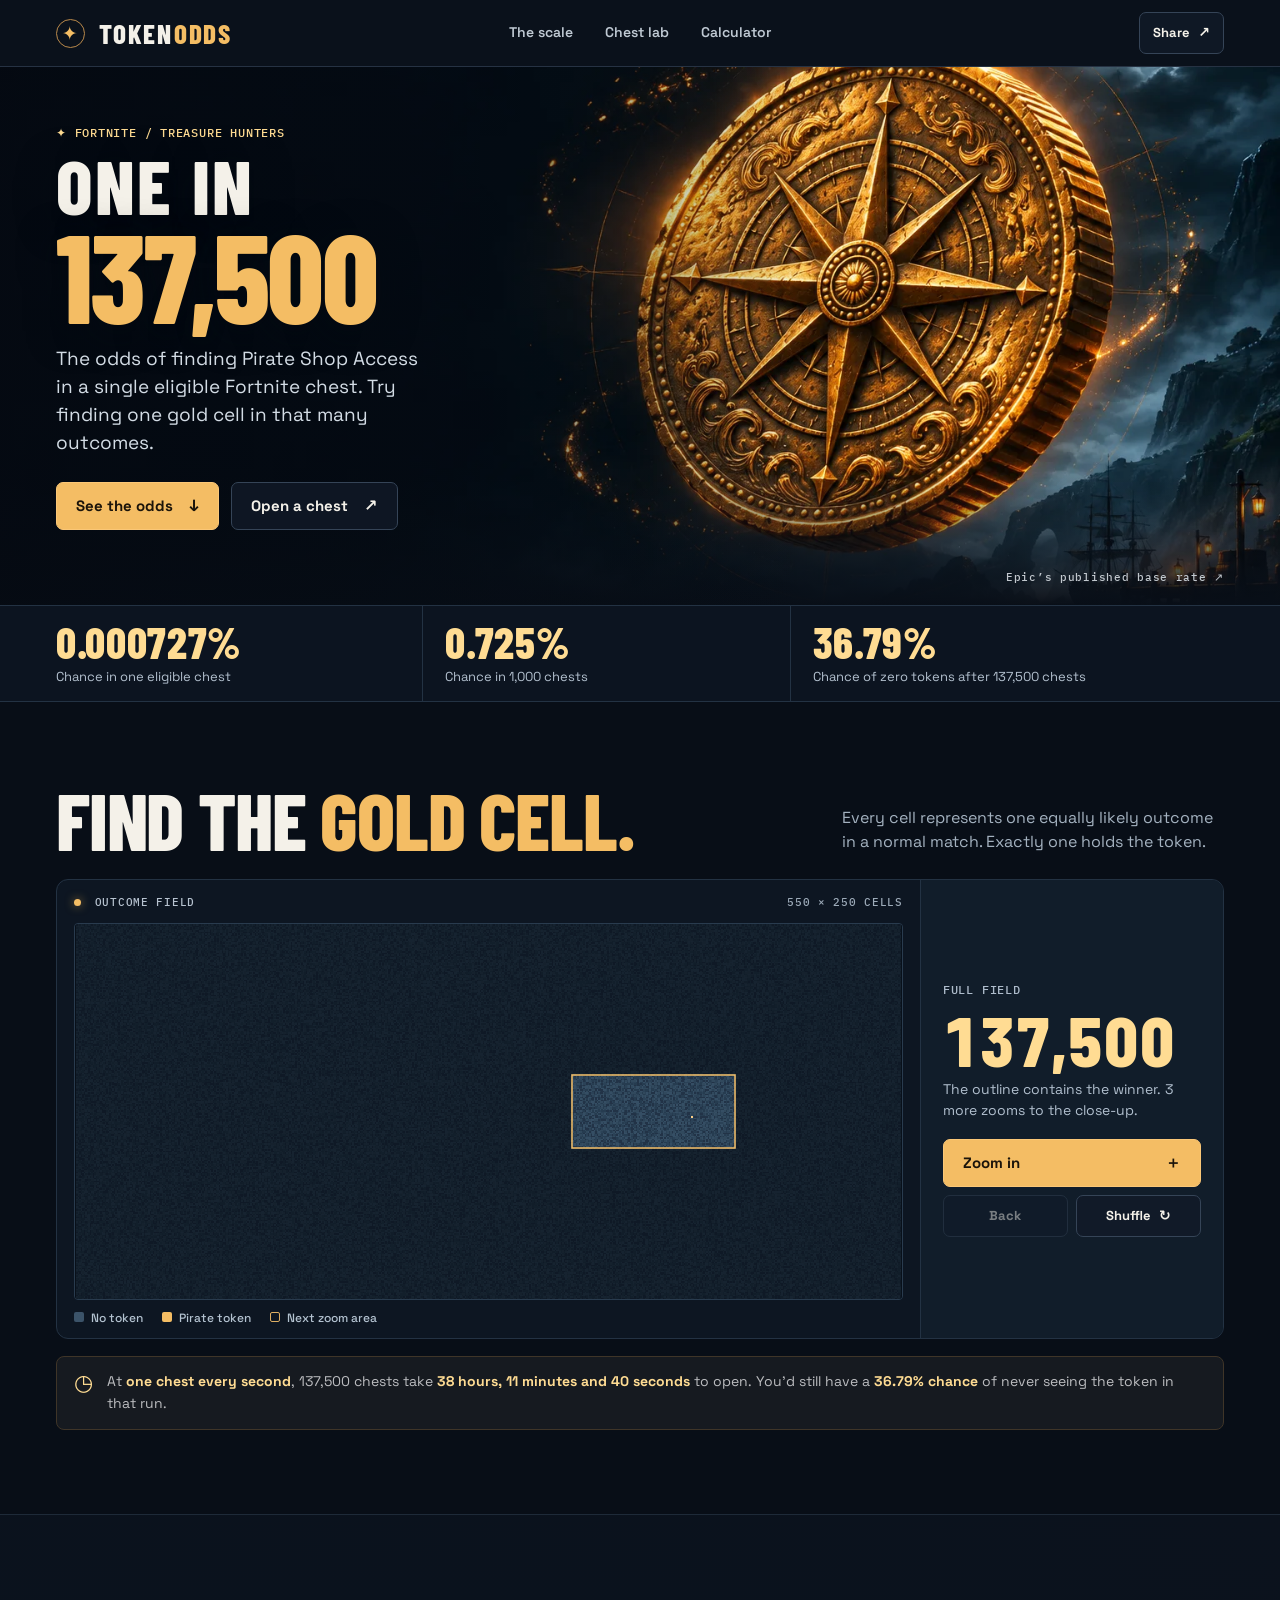
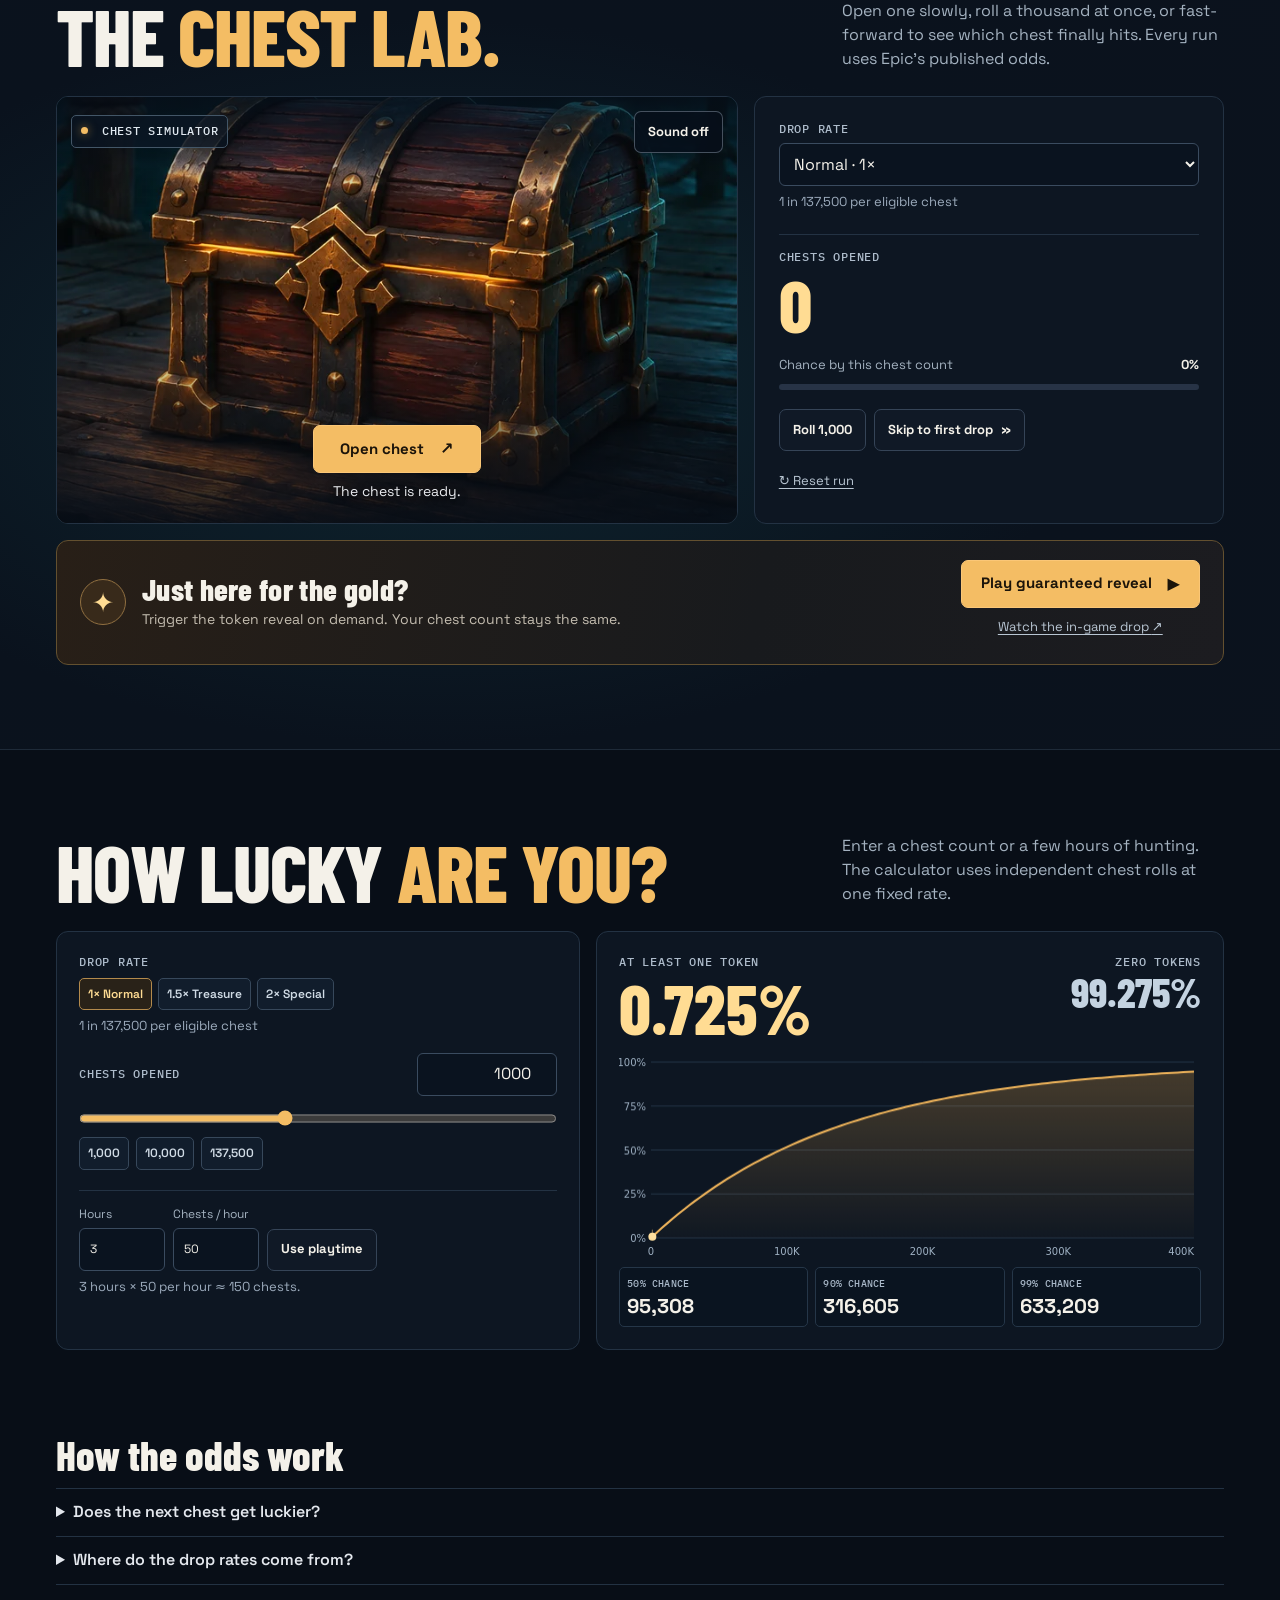
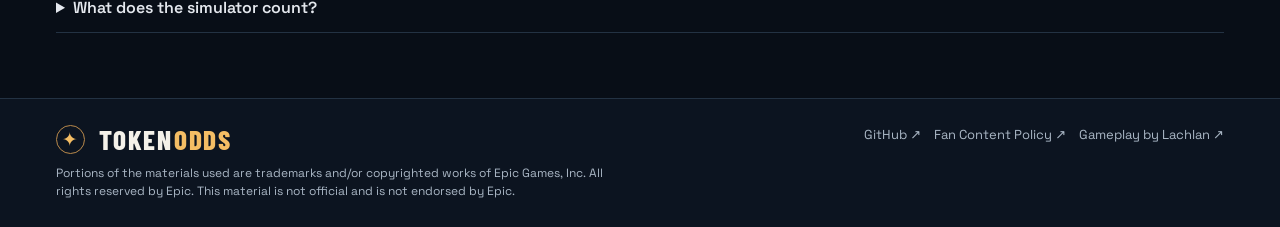
<file: public/index.html>
<!doctype html>
<html lang="en">
<head>
  <meta charset="utf-8">
  <meta name="viewport" content="width=device-width, initial-scale=1">
  <meta name="theme-color" content="#080e17">
  <meta name="description" content="Make Fortnite’s 1-in-137,500 Pirate Shop Access odds tangible. Find the gold cell, open chests at the real odds, and replay the reveal.">
  <meta property="og:type" content="website">
  <meta property="og:title" content="One in 137,500 • Fortnite Pirate Token Odds">
  <meta property="og:description" content="Find one gold cell in a sea of 137,500. Then try opening chests at the real odds.">
  <meta property="og:url" content="https://fortnite-token-odds.pages.dev/">
  <meta property="og:image" content="https://fortnite-token-odds.pages.dev/assets/share.jpg">
  <meta property="og:image:width" content="1200">
  <meta property="og:image:height" content="630">
  <meta property="og:image:alt" content="One in 137,500, with a gold compass coin over a midnight harbor">
  <meta name="twitter:card" content="summary_large_image">
  <meta name="twitter:title" content="One in 137,500 • Fortnite Pirate Token Odds">
  <meta name="twitter:description" content="Find one gold cell in a sea of 137,500. Then try opening chests at the real odds.">
  <meta name="twitter:image" content="https://fortnite-token-odds.pages.dev/assets/share.jpg">
  <meta name="twitter:image:alt" content="One in 137,500, with a gold compass coin over a midnight harbor">
  <link rel="canonical" href="https://fortnite-token-odds.pages.dev/">
  <link rel="icon" href="assets/compass.png">
  <link rel="preload" href="assets/display.woff2" as="font" type="font/woff2" crossorigin>
  <link rel="stylesheet" href="styles.css">
  <title>Fortnite Pirate Token Odds • One in 137,500</title>
</head>
<body>
  <a class="skip" href="#main">Skip to content</a>
  <header class="masthead" id="top">
    <div class="wrap masthead-inner">
      <a class="brand" href="#top"><span class="brand-mark" aria-hidden="true">✦</span> TOKEN<span>ODDS</span></a>
      <nav aria-label="Main">
        <a href="#scale">The scale</a>
        <a href="#simulator">Chest lab</a>
        <a href="#calculator">Calculator</a>
      </nav>
      <button class="button small outline share" type="button" data-share hidden>Share <span aria-hidden="true">↗</span></button>
    </div>
  </header>
  <main id="main">
    <section class="hero" aria-labelledby="hero-title">
      <picture class="hero-art">
        <source media="(max-width: 680px)" srcset="assets/harbor-mobile.webp">
        <img src="assets/harbor.webp" width="1536" height="1024" alt="" fetchpriority="high">
      </picture>
      <div class="wrap hero-inner">
        <p class="eyebrow"><span aria-hidden="true">✦</span> FORTNITE / TREASURE HUNTERS</p>
        <h1 id="hero-title"><span>ONE IN</span><strong>137,500</strong></h1>
        <p class="hero-copy">The odds of finding Pirate Shop Access in a single eligible Fortnite chest. Try finding one gold cell in that many outcomes.</p>
        <div class="hero-actions">
          <a class="button primary" href="#scale">See the odds <span aria-hidden="true">↓</span></a>
          <a class="button outline" href="#simulator">Open a chest <span aria-hidden="true">↗</span></a>
        </div>
      </div>
      <div class="wrap hero-credit"><a href="#sources">Epic’s published base rate <span aria-hidden="true">↗</span></a></div>
    </section>

    <section class="stat-strip" aria-label="Pirate Shop Access at base odds">
      <div class="wrap stat-inner">
        <div><strong>0.000727%</strong><span>Chance in one eligible chest</span></div>
        <div><strong>0.725%</strong><span>Chance in 1,000 chests</span></div>
        <div><strong>36.79%</strong><span>Chance of zero tokens after 137,500 chests</span></div>
      </div>
    </section>

    <section class="wrap section" id="scale">
      <div class="section-heading">
        <h2>Find the <em>gold cell.</em></h2>
        <p>Every cell represents one equally likely outcome in a normal match. Exactly one holds the token.</p>
      </div>
      <div class="field-card panel">
        <div class="field-main">
          <div class="panel-bar">
            <span><i class="signal"></i> OUTCOME FIELD</span>
            <span id="field-dimensions">550 × 250 CELLS</span>
          </div>
          <canvas id="field" width="1100" height="500" role="img" aria-label="A 550 by 250 field of equally likely outcomes. Use the zoom controls to find the one gold cell."></canvas>
          <div class="field-key"><span><i></i> No token</span><span><i class="gold"></i> Pirate token</span><span><i class="locator-key"></i> Next zoom area</span></div>
        </div>
        <div class="field-sidebar">
          <p class="label" id="field-step">FULL FIELD</p>
          <div class="field-number" id="field-count">137,500</div>
          <p id="field-note" aria-live="polite">The outlined area contains the winner. Zoom in three times to see it at full size.</p>
          <div class="field-controls">
            <button class="button primary" type="button" id="zoom-in">Zoom in <span aria-hidden="true">＋</span></button>
            <div>
              <button class="button outline small" type="button" id="zoom-out" disabled>Back</button>
              <button class="button outline small" type="button" id="shuffle">Shuffle <span aria-hidden="true">↻</span></button>
            </div>
          </div>
        </div>
      </div>
      <div class="scale-fact"><span class="section-symbol" aria-hidden="true">◷</span><p>At <strong>one chest every second</strong>, 137,500 chests take <strong>38 hours, 11 minutes and 40 seconds</strong> to open. You’d still have a <strong>36.79% chance</strong> of never seeing the token in that run.</p></div>
    </section>

    <section class="lab" id="simulator">
      <div class="wrap section">
        <div class="section-heading">
          <h2>The <em>chest lab.</em></h2>
          <p>Open one slowly, roll a thousand at once, or fast-forward to see which chest finally hits. Every run uses Epic’s published odds.</p>
        </div>
        <div class="lab-grid">
          <div class="panel chest-stage" id="chest-stage" data-state="ready">
            <div class="scene" aria-hidden="true">
              <img class="chest-art" src="assets/chest-closed.webp" alt="" width="768" height="880" loading="lazy">
              <img class="chest-art chest-open" src="assets/chest-open.webp" alt="" width="768" height="880" loading="lazy">
            </div>
            <div class="chest-light"></div>
            <div class="stage-header"><span class="label"><i class="signal"></i> CHEST SIMULATOR</span><button class="button small glass" type="button" id="sound" aria-pressed="false">Sound off</button></div>
            <div class="stage-controls">
              <button class="button primary open-button" type="button" id="open-one"><span class="open-progress"></span><span id="open-label">Open chest</span><span aria-hidden="true">↗</span></button>
              <p id="sim-status" role="status">The chest is ready.</p>
            </div>
          </div>
          <div class="panel sim-panel">
            <div class="sim-top">
              <label for="sim-rate" class="label">DROP RATE</label>
              <select id="sim-rate">
                <option value="1">Normal · 1×</option>
                <option value="1.5">Treasure Hour · 1.5×</option>
                <option value="2">Special boost · 2×</option>
              </select>
              <p class="quiet" id="sim-rate-note">1 in 137,500 per eligible chest</p>
            </div>
            <div class="sim-tally"><div class="label">CHESTS OPENED</div><output id="sim-count">0</output></div>
            <div class="sim-meter">
              <div><span>Chance by this chest count</span><strong id="sim-chance">0%</strong></div>
              <meter id="sim-meter" min="0" max="1" value="0" aria-label="Modeled chance by chest count"></meter>
            </div>
            <div class="sim-buttons">
              <button class="button outline small" id="open-batch" type="button">Roll 1,000</button>
              <button class="button outline small" id="open-until" type="button">Skip to first drop <span aria-hidden="true">»</span></button>
            </div>
            <button class="text-button" id="sim-reset" type="button">↻ Reset run</button>
          </div>
        </div>
        <div class="panel preview-row">
          <div class="preview-icon" aria-hidden="true">✦</div>
          <div><h3>Just here for the gold?</h3><p>Trigger the token reveal on demand. Your chest count stays the same.</p></div>
          <div class="preview-actions">
            <button class="button primary" type="button" id="preview">Play guaranteed reveal <span aria-hidden="true">▶</span></button>
            <button class="text-button" type="button" id="watch-clip">Watch the in-game drop <span aria-hidden="true">↗</span></button>
          </div>
        </div>
      </div>
    </section>

    <section class="wrap section" id="calculator">
      <div class="section-heading">
        <h2>How lucky <em>are you?</em></h2>
        <p>Enter a chest count or a few hours of hunting. The calculator uses independent chest rolls at one fixed rate.</p>
      </div>
      <div class="calculator-grid">
        <div class="panel calc-controls">
          <fieldset class="rate-switch">
            <legend class="label">DROP RATE</legend>
            <label title="Normal match odds"><input type="radio" name="rate" value="1" checked><span>1× Normal</span></label>
            <label title="Published Treasure Hour multiplier"><input type="radio" name="rate" value="1.5"><span>1.5× Treasure</span></label>
            <label title="Example of a special boost"><input type="radio" name="rate" value="2"><span>2× Special</span></label>
          </fieldset>
          <p class="quiet" id="calc-rate-note">1 in 137,500 per eligible chest</p>
          <div class="count-entry"><label class="label" for="count">CHESTS OPENED</label><input type="number" id="count" min="0" max="10000000" value="1000" inputmode="numeric"></div>
          <input type="range" id="count-range" min="0" max="1000" value="429" aria-label="Chest count on a logarithmic scale" aria-valuetext="1,000 chests">
          <div class="presets" aria-label="Chest count presets">
            <button type="button" data-count="1000">1,000</button>
            <button type="button" data-count="10000">10,000</button>
            <button type="button" data-count="137500">137,500</button>
          </div>
          <div class="playtime" id="reality">
            <label for="hours">Hours <input type="number" id="hours" min="0" max="10000" step="any" value="3" inputmode="decimal"></label>
            <label for="pace">Chests / hour <input type="number" id="pace" min="0" max="1000" value="50" inputmode="numeric"></label>
            <button class="button small outline" type="button" id="use-pace">Use playtime</button>
          </div>
          <p class="quiet" id="hours-summary">3 hours × 50 per hour ≈ 150 chests.</p>
        </div>
        <div class="panel calc-result">
          <div class="result-heading" aria-live="polite" aria-atomic="true">
            <div><p class="label">AT LEAST ONE TOKEN</p><output id="calc-chance" for="count">0.725%</output></div>
            <div class="miss"><p class="label">ZERO TOKENS</p><output id="calc-miss" for="count">99.275%</output></div>
          </div>
          <canvas id="chart" width="720" height="258" role="img" aria-label="A probability curve for getting at least one token as the chest count rises."></canvas>
          <p id="chart-legend" class="quiet" hidden><span aria-hidden="true">┄</span> Normal odds <span aria-hidden="true">━</span> Selected odds</p>
          <div class="milestones"><div><span>50% CHANCE</span><strong id="milestone-50">95,308</strong></div><div><span>90% CHANCE</span><strong id="milestone-90">316,605</strong></div><div><span>99% CHANCE</span><strong id="milestone-99">633,209</strong></div></div>
        </div>
      </div>
    </section>

    <section class="wrap methodology" id="sources" aria-labelledby="sources-title">
      <h2 id="sources-title">How the odds work</h2>
      <details><summary>Does the next chest get luckier?</summary><p>Under the independent-roll model, every eligible chest has the same chance at a given rate. The chance of finding at least one after <em>n</em> chests is <code>1 − (1 − p)<sup>n</sup></code>, where <em>p</em> is the per-chest probability. At normal odds that’s 63.21% after 137,500 chests.</p></details>
      <details><summary>Where do the drop rates come from?</summary><p>Epic lists 1 in 137,500 for Pirate Shop Access in a normal match and a 1.5× boost during Treasure Hours. Fortnite Status gave a 2× boost for a specific November 7 window as an example. Check Epic’s announcements for the multiplier in a specific session. <a href="https://www.epicgames.com/help/c-34254770/c-33726977/what-are-the-drop-rates-of-treasure-in-chests-in-fortnite-battle-royale-s-pirate-treasure-event-a14361627">Epic Games Support ↗</a> · <a href="https://x.com/FortniteStatus/status/2119202610322227327">Fortnite Status ↗</a></p></details>
      <details><summary>What does the simulator count?</summary><p>Each run samples the wait until the first Pirate Shop Access drop. Batch rolls stop at the first success inside the batch. Changing the drop rate starts a fresh run. Other loot is outside this simulation.</p></details>
    </section>
    <noscript><p class="wrap noscript">Enable JavaScript to use the chart, the chest simulator and the calculator.</p></noscript>
  </main>
  <footer class="footer">
    <div class="wrap footer-inner"><div><a class="brand" href="#top"><span class="brand-mark" aria-hidden="true">✦</span> TOKEN<span>ODDS</span></a><p>Portions of the materials used are trademarks and/or copyrighted works of Epic Games, Inc. All rights reserved by Epic. This material is not official and is not endorsed by Epic.</p></div><div class="footer-links"><a href="https://github.com/jonathan-geva/fortnite-token-odds">GitHub ↗</a><a href="https://legal.epicgames.com/epicgames/fan-art-policy">Fan Content Policy ↗</a><a href="https://www.youtube.com/watch?v=yLUouHjJyLQ&t=442s">Gameplay by Lachlan ↗</a></div></div>
  </footer>
  <dialog id="reveal" class="reveal" aria-label="Pirate Shop Access reveal">
    <div class="reveal-actions"><p id="reveal-mode" class="label">GUARANTEED PREVIEW</p><button type="button" id="close-reveal" class="button small glass" aria-label="Close reveal">✕</button></div>
    <div class="reveal-art" aria-hidden="true"><div class="reveal-ring"></div><div id="sparks"></div><div class="token"></div></div>
    <div class="reveal-text"><p class="eyebrow">✦ TOKEN REVEAL ✦</p><h2 id="reveal-title">Pirate Shop Access</h2><p id="reveal-note">Guaranteed preview. No real in-game item is awarded.</p></div>
    <div id="video-slot" hidden></div>
    <div class="reveal-buttons"><button class="button primary small" id="replay" type="button"><span id="replay-label">Replay reveal</span> <span aria-hidden="true">↻</span></button><button class="button outline small" id="gameplay" type="button"><span id="gameplay-label">Watch the in-game drop</span> <span aria-hidden="true">▶</span></button></div>
  </dialog>
  <p class="toast" id="toast" role="status" hidden></p>
  <script type="module" src="app.mjs"></script>
</body>
</html>
</file>
<file: public/styles.css>
@font-face{font-family:Barlow;src:url(assets/display.woff2) format("woff2");font-style:normal;font-weight:800;font-display:swap}
@font-face{font-family:Space;src:url(assets/body.woff2) format("woff2");font-style:normal;font-weight:300 700;font-display:swap}
@font-face{font-family:Plex;src:url(assets/mono.woff2) format("woff2");font-style:normal;font-weight:500;font-display:swap}

:root{
  color-scheme:dark;
  --bg:#080e17;
  --panel:#0d1622;
  --card:#101b29;
  --line:#233243;
  --ink:#f4f1e9;
  --muted:#a4b2c0;
  --gold:#f4bd64;
  --gold-light:#ffdc93;
  --display:Barlow,"Arial Narrow",sans-serif;
  --mono:Plex,monospace;
  --body:Space,system-ui,sans-serif;
}

*,*::before,*::after{box-sizing:border-box}
html{scroll-behavior:smooth}
body{margin:0;background:var(--bg);color:var(--ink);font:16px/1.55 var(--body)}
[hidden]{display:none!important}
button,input,select{font:inherit}
button{cursor:pointer}
button:disabled{cursor:default;opacity:.46}
button[aria-disabled="true"]{cursor:default;opacity:.46}
a{color:inherit;text-decoration:none}
button:focus-visible,a:focus-visible,input:focus-visible,select:focus-visible,summary:focus-visible{
  outline:2px solid var(--gold-light);outline-offset:4px
}
canvas,img{display:block;width:100%}
h1,h2,h3,p{margin:0}
em{font-style:normal;color:var(--gold)}
.wrap{width:min(1168px,calc(100% - 112px));margin-inline:auto}
.skip{position:absolute;z-index:10;left:12px;top:8px;padding:10px 16px;background:var(--gold);color:#201308;transform:translateY(-150%)}
.skip:focus{transform:none}
.masthead{position:relative;z-index:1;border-bottom:1px solid #263243;background:#0a111b}
.masthead-inner{min-height:66px;display:grid;grid-template-columns:1fr auto 1fr;align-items:center;gap:30px}
.brand{display:inline-flex;align-items:center;justify-self:start;gap:.32em;white-space:nowrap;font:800 27px/.9 var(--display);letter-spacing:.055em}
.brand>span:last-child{color:var(--gold);margin-left:-.23em}
.brand-mark{
  display:grid;place-items:center;width:29px;height:29px;margin-right:5px;
  border:1px solid #b9894b;border-radius:50%;color:var(--gold);font:19px/1 system-ui;
}
.masthead nav{display:flex;align-items:center;gap:32px;color:#bfc9d3;font-size:14px;font-weight:600}
.masthead nav a{padding:12px 0}
.masthead nav a:hover,.footer a:hover,.methodology a:hover{color:var(--gold-light)}
.share{justify-self:end}
.button{
  display:inline-flex;position:relative;align-items:center;justify-content:center;gap:16px;min-height:48px;padding:9px 19px;
  border:1px solid transparent;border-radius:7px;color:var(--ink);font:700 15px/1.25 var(--body);
  white-space:nowrap;text-align:center;transition:background .18s,border-color .18s,color .18s,box-shadow .18s
}
.button span[aria-hidden]{font-size:1.08em}
.button.primary{background:var(--gold);border-color:#fbc777;color:#1b140a}
.button.primary:hover:not(:disabled):not([aria-disabled="true"]){background:var(--gold-light);box-shadow:0 0 22px #efaa4833}
.button.outline{background:#111a28c9;border-color:#354457}
.button.outline:hover:not(:disabled):not([aria-disabled="true"]),.button.glass:hover:not(:disabled){background:#1d2b3b;border-color:#647387}
.button.small{min-height:42px;padding:8px 13px;font-size:13px;gap:8px}
.button.glass{background:#070e1aca;border-color:#6a7887a1;backdrop-filter:blur(10px)}
.eyebrow,.label,.panel-bar,.field-key,.hero-credit,.milestones span{
  font:500 12px/1.4 var(--mono);letter-spacing:.065em;
}
.eyebrow{color:var(--gold-light)}
.label{color:#aebccb}
.signal{display:inline-block;width:7px;height:7px;margin-right:6px;border-radius:50%;background:var(--gold);box-shadow:0 0 10px #f7b85099;vertical-align:.08em}

.hero{position:relative;isolation:isolate;display:grid;align-items:center;min-height:clamp(510px,42vw,660px);overflow:hidden;background:#050b14}
.hero-art,.hero-art img,.hero::after{position:absolute;inset:0;width:100%;height:100%}
.hero-art{z-index:-2}
.hero-art img{object-fit:cover;object-position:center 46%}
.hero::after{content:"";z-index:-1;background:linear-gradient(90deg,#050a12d9 1%,#050b13a6 33%,transparent 63%),linear-gradient(0deg,#080e17 0%,#080e1700 24%)}
.hero-inner{padding:54px 0 70px}
.hero h1{display:grid;margin:13px 0 22px;font:800 clamp(76px,9.75vw,153px)/.78 var(--display);letter-spacing:-.022em;text-shadow:0 7px 38px #050a12b0}
.hero h1 span{font-size:.61em;letter-spacing:.035em;margin-bottom:.15em}
.hero h1 strong{font:inherit;color:var(--gold)}
.hero-copy{max-width:380px;color:#d3dce5;font-size:clamp(16px,1.5vw,19px);line-height:1.48}
.hero-actions{display:flex;gap:12px;flex-wrap:wrap;margin-top:25px}
.hero-credit{position:absolute;left:0;right:0;bottom:19px;text-align:right;color:#c2c8ce;font-size:11px}
.hero-credit a:hover{color:var(--gold-light)}
.stat-strip{border-block:1px solid var(--line);background:#0c1420}
.stat-inner{display:grid;grid-template-columns:1fr 1fr 1.18fr}
.stat-inner>div{display:grid;align-content:center;gap:4px;padding:14px 22px 16px;border-right:1px solid var(--line)}
.stat-inner>div:first-child{padding-left:0}
.stat-inner>div:last-child{border-right:0}
.stat-inner strong{font:800 clamp(30px,3.5vw,44px)/1 var(--display);color:var(--gold-light);letter-spacing:.015em}
.stat-inner span{color:#b3c0ce;font-size:13px;line-height:1.35}

.section{padding-block:84px;scroll-margin-top:18px}
.section-heading{display:grid;grid-template-columns:1.2fr .8fr;align-items:end;gap:28px;margin-bottom:25px}
.section-heading h2{font:800 clamp(52px,6.2vw,83px)/.86 var(--display);text-transform:uppercase;letter-spacing:-.015em;text-wrap:balance}
.section-heading p{max-width:382px;justify-self:end;color:var(--muted);font-size:16px;line-height:1.5}
.panel{background:var(--panel);border:1px solid var(--line);border-radius:12px}
.field-card{display:grid;grid-template-columns:minmax(0,1fr) minmax(224px,26%);overflow:hidden}
.field-main{min-width:0;padding:15px 17px 12px}
.panel-bar{display:flex;justify-content:space-between;gap:10px;color:#b7c3d0;margin:0 0 12px;font-size:11px}
.panel-bar>span:last-child{color:#9dabb9;text-align:right}
#field{aspect-ratio:11/5;height:auto;border:1px solid #293b4e;border-radius:4px;background:#101e2a}
.field-key{display:flex;gap:9px 19px;flex-wrap:wrap;font:500 12px/1.4 var(--body);letter-spacing:0;color:#b4c3d1;margin-top:10px}
.field-key span{white-space:nowrap}
.field-key i{display:inline-block;width:10px;height:10px;border-radius:2px;margin-right:4px;background:#3b5369}
.field-key i.gold{background:var(--gold)}
.field-key i.locator-key{background:none;border:1px solid #ddae63}
.field-sidebar{display:flex;flex-direction:column;justify-content:center;gap:9px;padding:22px;background:#111d2a;border-left:1px solid var(--line)}
.field-number{font:800 clamp(45px,5.45vw,73px)/.9 var(--display);color:var(--gold-light);font-variant-numeric:tabular-nums}
.field-sidebar p:not(.label){color:#b1bfce;font-size:14px;line-height:1.45}
.field-controls{display:grid;gap:8px;margin-top:10px}
.field-controls>div{display:grid;grid-template-columns:1fr 1fr;gap:8px}
.field-controls .button.primary{justify-content:space-between}
.scale-fact{display:flex;align-items:flex-start;gap:14px;margin-top:17px;padding:14px 17px;background:#161a20;border:1px solid #3f3528;border-radius:8px;color:#bcbdc0;font-size:14px}
.scale-fact strong,.section-symbol{color:var(--gold-light)}
.section-symbol{font:22px/1.1 system-ui}

.lab{border-block:1px solid #1e2a38;background:radial-gradient(ellipse at 34% 56%,#0e2630 0%,#0a121d 55%,#0b121d 100%)}
.lab-grid{display:grid;grid-template-columns:minmax(0,1.45fr) minmax(0,1fr);gap:16px}
.chest-stage{position:relative;isolation:isolate;overflow:hidden;display:flex;min-height:425px;flex-direction:column;justify-content:space-between;background:#071821}
.scene,.chest-art,.chest-stage::after,.chest-light{position:absolute;inset:0;width:100%;height:100%;pointer-events:none}
.scene{z-index:-3;transition:transform .35s ease}
.chest-art{object-fit:cover;object-position:50% 63%}
.chest-open{opacity:0;transition:opacity .23s ease}
.chest-stage[data-state="opening"] .scene{transform:scale(1.035)}
.chest-stage[data-state="open"] .chest-open,.chest-stage[data-state="win"] .chest-open{opacity:1}
.chest-stage[data-state="open"] .scene,.chest-stage[data-state="win"] .scene{transform:scale(1.012)}
.chest-stage::after{content:"";z-index:-1;background:linear-gradient(180deg,#060c16cb,transparent 25% 56%,#060d16ed 100%)}
.chest-light{z-index:-2;opacity:0;background:radial-gradient(ellipse at 49% 54%,#ffcf83a0,transparent 48%)}
.chest-stage[data-state="opening"] .chest-light{animation:chest-charge var(--open-time,1100ms) both}
@keyframes chest-charge{from{opacity:.05}to{opacity:.9}}
.stage-header{display:flex;align-items:center;justify-content:space-between;gap:10px;padding:14px}
.stage-header .label{padding:7px 9px;border:1px solid #435667;background:#0b1625b0;border-radius:5px;color:#e1e9f0}
.stage-controls{padding:20px;text-align:center}
.stage-controls .button{min-width:168px;isolation:isolate;overflow:hidden}
.stage-controls p{min-height:1.45em;margin-top:8px;color:#e9ebef;font-size:14px;text-shadow:0 2px 8px #000}
.open-progress{position:absolute;inset:0;z-index:-1;background:#fff0a9;transform:scaleX(0);transform-origin:left}
.chest-stage[data-state="opening"] .open-progress{animation:charge var(--open-time,1100ms) linear both}
.chest-stage[data-state="opening"] .open-button{opacity:1}
@keyframes charge{to{transform:scaleX(1)}}
.sim-panel{display:flex;min-width:0;flex-direction:column;padding:24px}
.sim-top label{display:block;margin-bottom:6px}
select,input[type="number"]{padding:8px 10px;min-height:43px;border:1px solid #3a4b5f;border-radius:6px;color:var(--ink);background:#0a131f}
select{width:100%;padding-right:24px}
.quiet{color:#9cabbc;font-size:13px;line-height:1.45;margin-top:7px}
.sim-tally{margin-top:22px;padding-block:14px;border-top:1px solid var(--line)}
.sim-tally output{display:block;overflow-wrap:anywhere;font:800 clamp(52px,5.7vw,76px)/.98 var(--display);letter-spacing:.027em;color:var(--gold-light);margin-top:3px}
.sim-meter{margin-top:auto}
.sim-meter>div{display:flex;justify-content:space-between;flex-wrap:wrap;gap:4px 12px;color:var(--muted);font-size:13px}
.sim-meter strong{color:var(--ink)}
meter{display:block;width:100%;height:12px;margin:6px 0 16px}
meter::-webkit-meter-bar{background:#273346;border:0;border-radius:3px}
meter::-webkit-meter-optimum-value{background:var(--gold);border-radius:3px}
meter::-moz-meter-bar{background:var(--gold)}
.sim-buttons{display:flex;gap:8px;flex-wrap:wrap}
.text-button{margin-top:12px;align-self:start;min-height:36px;padding:0;border:0;background:none;color:#b9c6d3;text-decoration:underline;text-underline-offset:.2em;font-size:13px}
.text-button:hover{color:var(--gold-light)}
.preview-row{display:grid;grid-template-columns:auto minmax(0,1fr) auto;align-items:center;gap:16px;margin-top:16px;padding:19px 23px;border-color:#63502f;background:linear-gradient(100deg,#281f17,#181a1d 60%,#1c1c20)}
.preview-icon{display:grid;place-items:center;width:46px;height:46px;border-radius:50%;border:1px solid #917041;color:var(--gold-light);font:27px/1 system-ui;background:#4b361f80}
.preview-row h3{font:800 31px/.95 var(--display);letter-spacing:.01em}
.preview-row p{margin-top:5px;color:#c4bdb0;font-size:14px}
.preview-actions{display:grid;justify-items:center}
.preview-actions .text-button{margin-top:1px}

.calculator-grid{display:grid;grid-template-columns:minmax(306px,.91fr) minmax(0,1.09fr);gap:16px}
.calc-controls,.calc-result{min-width:0;padding:22px}
.rate-switch{display:flex;gap:6px;margin:0;padding:0;border:0;min-width:0;flex-wrap:wrap}
.rate-switch legend{padding:0;margin-bottom:7px}
.rate-switch label{position:relative;cursor:pointer}
.rate-switch input{position:absolute;opacity:0;inset:0;margin:0;cursor:pointer}
.rate-switch span,.presets button{display:block;padding:6px 8px;background:#111d2c;border:1px solid #37485b;border-radius:5px;color:#d0dbe5;font-size:12px;font-weight:600;white-space:nowrap}
.rate-switch input:focus-visible+span{outline:2px solid var(--gold);outline-offset:2px}
.rate-switch input:checked+span{color:var(--gold-light);background:#292218;border-color:#b38a4c}
.count-entry{margin-top:17px;display:flex;align-items:center;justify-content:space-between;gap:8px}
.count-entry input{width:min(50%,140px);text-align:right}
#count-range{display:block;width:100%;height:25px;margin:10px 0 6px;accent-color:var(--gold)}
.presets{display:flex;gap:7px;flex-wrap:wrap}
.presets button{min-height:33px}
.presets button:hover{color:var(--gold-light);border-color:#b38a4c}
.playtime{display:flex;align-items:end;flex-wrap:wrap;gap:8px;margin-top:20px;padding-top:14px;border-top:1px solid var(--line)}
.playtime label{display:grid;gap:4px;font-size:12px;color:var(--muted)}
.playtime input{width:86px}
.result-heading{display:flex;justify-content:space-between;flex-wrap:wrap;gap:8px;padding-bottom:7px}
.result-heading output{color:var(--gold-light);font:800 clamp(42px,6vw,70px)/1.04 var(--display)}
.result-heading .miss{margin-left:auto;text-align:right}
.result-heading .miss output{color:#c4d3e1;font-size:clamp(25px,3.2vw,43px)}
#chart{aspect-ratio:720/258;min-height:145px}
#chart-legend{display:flex;justify-content:end;gap:7px;margin-top:2px}
#chart-legend span:last-of-type{color:var(--gold)}
.milestones{display:grid;grid-template-columns:repeat(3,minmax(0,1fr));gap:7px;margin-top:8px}
.milestones div{display:grid;gap:4px;padding:9px 7px;border:1px solid #253648;background:#0a1420;border-radius:5px}
.milestones span{color:#a9b8c8;font-size:10px;letter-spacing:.02em}
.milestones strong{font-size:clamp(14px,2vw,20px);line-height:1.12}
.methodology{padding-bottom:65px;scroll-margin-top:20px}
.methodology h2{font:800 41px/1 var(--display);margin-bottom:13px}
.methodology details{border-top:1px solid var(--line);padding:11px 0;color:#b1bfcd}
.methodology details:last-child{border-bottom:1px solid var(--line)}
.methodology summary{color:#e3e7ed;font-weight:600;cursor:pointer}
.methodology details p{max-width:785px;margin:7px 0 1px;font-size:14px}
.methodology a{color:var(--gold);text-decoration:underline;text-underline-offset:.17em}
.methodology code{color:#e9dbbf;white-space:nowrap}
.footer{background:#0c1420;border-top:1px solid var(--line)}
.footer-inner{display:flex;justify-content:space-between;gap:20px;padding-block:26px;color:#aab7c5}
.footer .brand{color:var(--ink)}
.footer p{margin-top:10px;max-width:560px;font-size:12px}
.footer-links{display:flex;gap:8px 13px;flex-wrap:wrap;align-content:start;justify-content:end;font-size:13px}
.noscript{padding-bottom:35px}
.toast{position:fixed;bottom:16px;right:16px;z-index:5;max-width:calc(100vw - 32px);padding:10px 15px;border:1px solid #8e6c38;background:#221b13;color:var(--gold-light);border-radius:8px}

.reveal{width:min(610px,calc(100% - 28px));max-height:calc(100dvh - 24px);padding:0;color:var(--ink);border:1px solid #a07942;border-radius:15px;background:radial-gradient(ellipse at 50% 37%,#55351f 0%,#211a1c 32%,#0b121d 70%);box-shadow:0 16px 110px #000;text-align:center;overflow:auto}
.reveal::backdrop{background:#03060ce7}
.reveal-actions{display:flex;justify-content:space-between;align-items:center;padding:12px 15px;gap:10px}
.reveal-actions .label{color:var(--gold-light)}
.reveal-art{position:relative;isolation:isolate;display:grid;place-items:center;min-height:clamp(185px,34dvh,296px);overflow:hidden}
.token{width:clamp(120px,24dvh,222px);aspect-ratio:1;border-radius:50%;background:#704b23 url(assets/compass.webp) center/cover;box-shadow:0 0 44px #ecaa465e,0 0 105px #eb8f3246;animation:token-rise 1.5s cubic-bezier(.13,.79,.19,1) both}
.reveal-ring{z-index:-1;position:absolute;inset:4% 0;margin:auto;width:min(60%,335px);aspect-ratio:1;border:1px solid #ffcc6d6e;border-radius:50%;box-shadow:inset 0 0 60px #ef9e4238,0 0 40px #efcd5a36;animation:ring-out 2.6s cubic-bezier(.17,.67,.17,1) both}
#sparks{position:absolute;z-index:-1;inset:0}
#sparks i{position:absolute;left:50%;top:50%;width:3px;height:var(--length);border-radius:50%;background:#ffe09b;box-shadow:0 0 13px #ffc875;animation:spark 1.8s var(--delay) ease-out both}
.reveal-text{padding:0 14px;animation:reveal-in .7s .7s ease-out both}
.reveal-text h2{font:800 clamp(43px,8vw,70px)/.9 var(--display);text-transform:uppercase;color:var(--gold-light);margin:5px 0 9px;letter-spacing:.015em}
.reveal-text p:last-child{color:#d1c7bb;font-size:14px}
.reveal-buttons{display:flex;flex-wrap:wrap;justify-content:center;gap:8px;padding:16px 12px 19px}
#video-slot{margin:10px 15px 0;font-size:13px;color:#d7cdc0}
#video-slot iframe{display:block;width:100%;aspect-ratio:16/9;border:0;border-radius:6px;background:#020409}
#video-slot a{display:inline-block;margin-top:8px;text-decoration:underline;text-underline-offset:.2em}
.reveal:has(#video-slot:not([hidden])) .reveal-art,.reveal:has(#video-slot:not([hidden])) .reveal-text{display:none}
@keyframes token-rise{0%{transform:translateY(95px) scale(.18) rotateY(135deg);opacity:0}38%{opacity:1}66%{transform:translateY(-6px) scale(1.05) rotateY(350deg)}100%{transform:translateY(0) scale(1) rotateY(360deg)}}
@keyframes ring-out{from{opacity:0;transform:scale(.27)}31%{opacity:1}to{opacity:.55;transform:scale(1)}}
@keyframes spark{0%{opacity:0;transform:rotate(var(--angle)) translateY(8px) scaleY(.2)}26%{opacity:1}to{opacity:0;transform:rotate(var(--angle)) translateY(var(--distance)) scaleY(.65)}}
@keyframes reveal-in{from{opacity:0;transform:translateY(10px)}to{opacity:1;transform:translateY(0)}}

@media(max-width:1050px){
  .wrap{width:calc(100% - 72px)}
  .section{padding-block:64px}
  .section-heading h2{font-size:clamp(48px,7.2vw,75px)}
  .field-sidebar,.sim-panel,.calc-controls,.calc-result{padding:17px}
}
@media(max-width:800px){
  .wrap{width:calc(100% - 44px)}
  .hero{min-height:490px}
  .masthead-inner{gap:14px}
  .masthead nav{gap:16px;font-size:12px}
  .field-card{grid-template-columns:minmax(0,1fr) minmax(179px,28%)}
  .field-main{padding-inline:12px}
  .section-heading{grid-template-columns:1fr;gap:12px}
  .section-heading p{justify-self:start}
  .chest-stage{min-height:387px}
  .calculator-grid{grid-template-columns:minmax(265px,.9fr) minmax(0,1.1fr)}
}
@media(max-width:680px){
  .wrap{width:calc(100% - 32px)}
  .masthead-inner{grid-template-columns:1fr auto;gap:0 10px;padding-block:7px}
  .masthead nav{grid-row:2;grid-column:1/-1;gap:22px}
  .masthead nav a{padding:6px 0 3px}
  .share{grid-column:2;grid-row:1}
  .brand{font-size:23px}
  .brand-mark{width:26px;height:26px;font-size:17px}
  .hero{align-items:end;min-height:562px}
  .hero-art img{object-position:50% 29%}
  .hero-art{height:80%}
  .hero::after{background:linear-gradient(0deg,#050c15 0%,#050c15 26%,#050c15b5 44%,#050c1524 63%,transparent),linear-gradient(90deg,#050c1522,transparent)}
  .hero-inner{padding:0 0 50px}
  .hero h1{font-size:clamp(83px,22vw,120px);margin:10px 0 15px}
  .hero-copy{font-size:15px}
  .hero-actions{margin-top:16px;gap:8px}
  .hero-actions .button{padding-inline:12px;gap:8px;min-height:44px;font-size:14px}
  .hero-credit{bottom:14px;text-align:left}
  .stat-inner>div{padding:11px 9px;align-content:start}
  .stat-inner span{font-size:11px}
  .stat-inner strong{font-size:clamp(24px,6.9vw,40px)}
  .section{padding-block:51px}
  .section-heading{margin-bottom:17px}
  .section-heading h2{font-size:clamp(48px,12vw,69px)}
  .section-heading p{font-size:14px}
  .field-card,.lab-grid,.calculator-grid{grid-template-columns:minmax(0,1fr)}
  .field-sidebar{display:grid;grid-template-columns:minmax(0,1fr) minmax(0,1fr);border-left:0;border-top:1px solid var(--line);padding:13px}
  .field-sidebar p:not(.label){grid-column:1/-1;grid-row:3;margin-bottom:2px}
  .field-number{grid-column:1;grid-row:2;font-size:clamp(46px,12vw,62px)}
  .field-controls{grid-column:2;grid-row:1/3;margin-top:0}
  .field-controls .button.primary{min-height:39px;padding:6px 10px;font-size:14px}
  .field-key{gap:5px 11px;font-size:11px}
  .scale-fact{padding:11px 12px;font-size:13px}
  .chest-stage{min-height:clamp(334px,92vw,464px)}
  .sim-tally{margin-top:15px}
  .preview-row{grid-template-columns:auto 1fr;gap:10px 12px;padding:13px}
  .preview-actions{grid-column:1/-1;justify-self:start;justify-items:start}
  .preview-row .button{min-height:43px;padding-inline:12px}
  .preview-row h3{font-size:25px}
  .preview-row p{font-size:13px}
  .preview-icon{width:37px;height:37px;font-size:21px}
  .footer-inner{display:grid}
  .footer-links{justify-content:start}
  .methodology{padding-bottom:48px}
}
@media(max-width:365px){
  .wrap{width:calc(100% - 24px)}
  .masthead nav{gap:15px}
  .hero{min-height:525px}
  .hero h1{font-size:75px}
  .stat-inner{grid-template-columns:1.14fr .88fr 1.23fr}
  .stat-inner strong{font-size:22px}
  .field-sidebar{gap:6px;padding:10px}
  .field-number{font-size:38px}
  .field-controls .button.small{padding-inline:6px}
  .stage-header{padding:10px}
  .result-heading output{font-size:34px}
  .result-heading .miss output{font-size:21px}
}
@media(prefers-reduced-motion:reduce){
  *,*::before,*::after{animation-duration:.001ms!important;animation-delay:0ms!important;transition-duration:.001ms!important;scroll-behavior:auto!important}
  .chest-stage[data-state="opening"] .open-progress{animation:none!important}
  #sparks{display:none}
}
</file>
